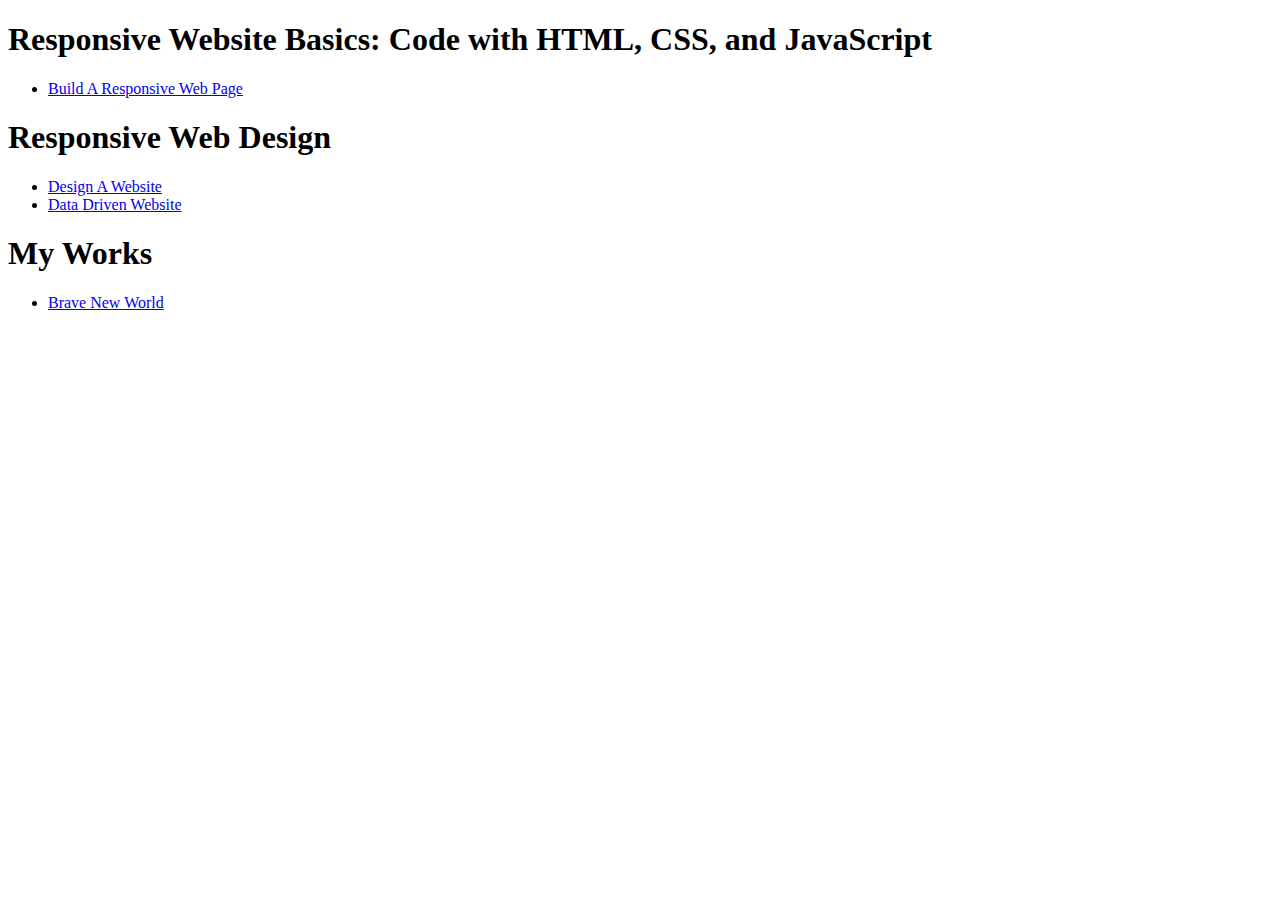
<file: index.html>
<!DOCTYPE html>
<html lang="en"> 
  <head>
    <title>Coursera Course Assignment</title>

    <!-- HTML5 shim and Respond.js for IE8 support of HTML5 elements and media queries -->
    <!-- WARNING: Respond.js doesn't work if you view the page via file:// -->
    <!--[if lt IE 9]>
      <script src="https://oss.maxcdn.com/html5shiv/3.7.2/html5shiv.min.js"></script>
      <script src="https://oss.maxcdn.com/respond/1.4.2/respond.min.js"></script>
    <![endif]-->

  </head>
  
  <body>
    <h1>Responsive Website Basics: Code with HTML, CSS, and JavaScript</h1>
    <ul>
      <li><a href="class1_assign1/index.html">Build A Responsive Web Page</a></li>
    </ul>

    <h1>Responsive Web Design</h1>
    <ul>
      <li><a href="class2_assign1/index.html">Design A Website</a></li>
      <li><a href="design/Assignment/index.html">Data Driven Website</a></li>
    </ul>

    <h1>My Works</h1>
    <ul>
      <li><a href="brave_new_world/index.html">Brave New World</a></li>
    </ul>
  </body>
</html>
</file>
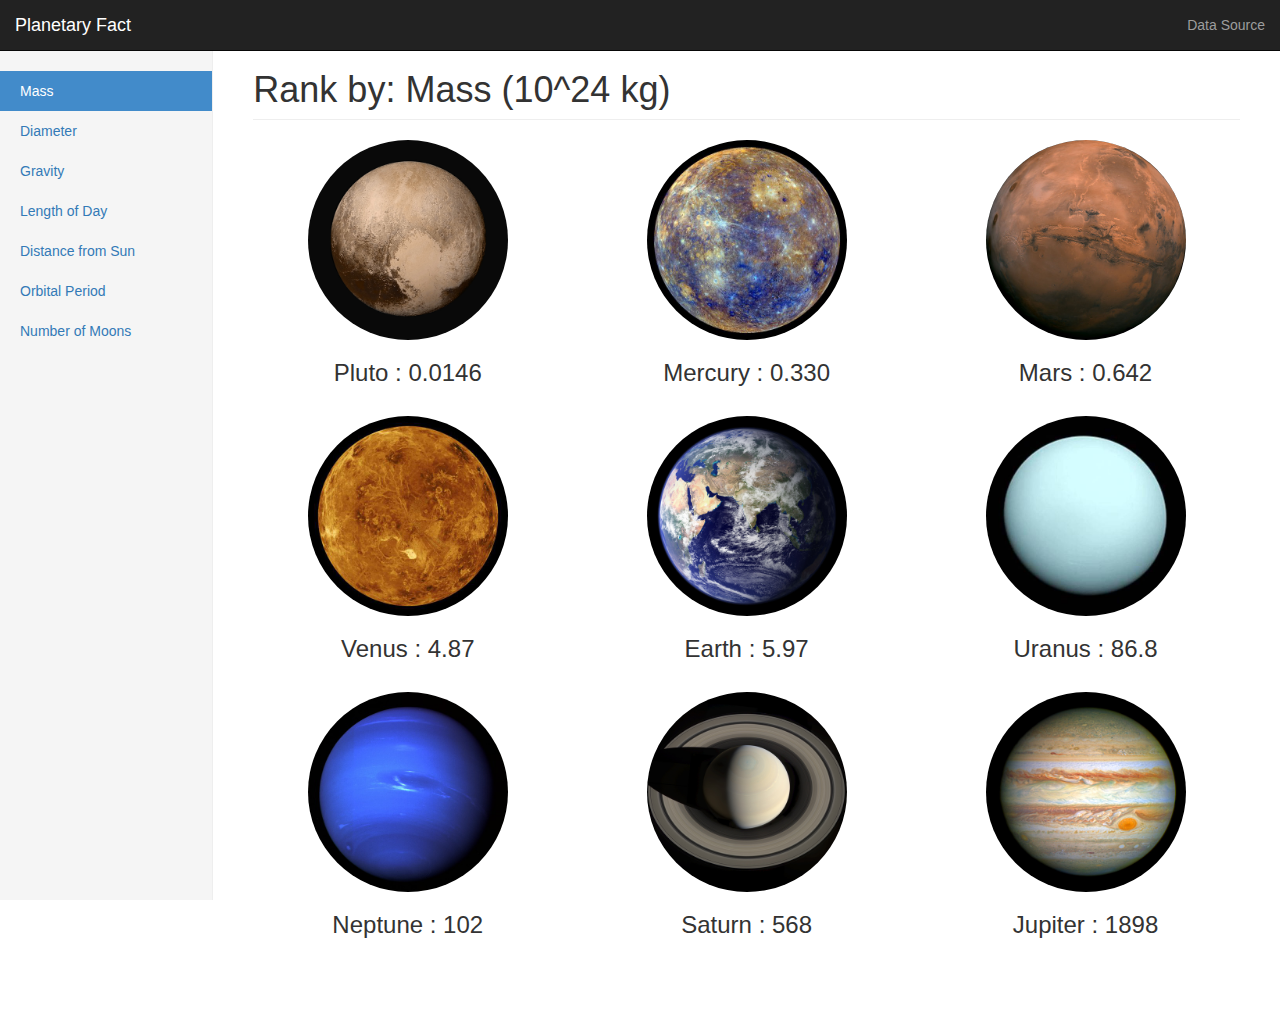
<file: class1_assign1/index.html>
<html>
  <head>
    <meta charset="utf-8">
    <meta http-equiv="X-UA-Compatible" content="IE=edge">
    <meta name="viewport" content="width=device-width, initial-scale=1">

    <title>Planetary Fact</title>

    <link rel="stylesheet" type="text/css" href="bootstrap.css"/>
    <link rel="stylesheet" type="text/css" href="styles.css"/>
    <script src="jquery-1.11.3.min.js"></script>
    <script src="planets.js"></script>
    <script src="main.js"></script>
  </head>

  <body>

    <!-- Navigation bar on top of page. -->
    <nav class="navbar navbar-inverse navbar-fixed-top">
      <div class="container-fluid">
        <div class="navbar-header">
          <button type="button" class="navbar-toggle collapsed" data-toggle="collapse" data-target="#navbar" aria-expanded="false" aria-controls="navbar">
            <span class="sr-only">Toggle navigation</span>
            <span class="icon-bar"></span>
            <span class="icon-bar"></span>
            <span class="icon-bar"></span>
          </button>
          <a class="navbar-brand" href="#">Planetary Fact</a>
        </div>
        <div id="navbar" class="navbar-collapse collapse">
          <ul class="nav navbar-nav navbar-right">
            <li><a href="http://nssdc.gsfc.nasa.gov/planetary/factsheet/" target="_blank">Data Source</a></li>
          </ul>
        </div>
      </div>
    </nav>

    <div class="container-fluid">
      <div class="row">
        <!-- Side bar: list of metrics. -->
        <div class="col-sm-3 col-md-2 sidebar">
          <ul class="nav nav-sidebar">
            <li id="metric-0"><a href="#">Mass</a></li>
            <li id="metric-1"><a href="#">Diameter</a></li>
            <li id="metric-2"><a href="#">Gravity</a></li>
            <li id="metric-3"><a href="#">Length of Day</a></li>
            <li id="metric-4" class="active"><a href="#">Distance from Sun</a></li>
            <li id="metric-5"><a href="#">Orbital Period</a></li>
            <li id="metric-6"><a href="#">Number of Moons</a></li>
          </ul>
        </div> <!-- end of sidebar -->

        <!-- Main content: show nine planets of the solar system,
             sorted by metric selected in sidebar. -->
        <div class="col-sm-9 col-sm-offset-3 col-md-10 col-md-offset-2 main">
          <h1 class="page-header" id="rank_header">Rank by: </h1>

          <div class="row placeholders">
            <div class="col-md-4 placeholder" id="rank-0">
              <img width="200" height="200" class="img-responsive">
              <h3>Planet Name</h3>
            </div>

            <div class="col-md-4 placeholder" id="rank-1">
              <img width="200" height="200" class="img-responsive">
              <h3>Planet Name</h3>
            </div>

            <div class="col-md-4 placeholder" id="rank-2">
              <img width="200" height="200" class="img-responsive">
              <h3>Planet Name</h3>
            </div>

            <div class="col-md-4 placeholder" id="rank-3">
              <img width="200" height="200" class="img-responsive">
              <h3>Planet Name</h3>
            </div>

            <div class="col-md-4 placeholder" id="rank-4">
              <img width="200" height="200" class="img-responsive">
              <h3>Planet Name</h3>
            </div>

            <div class="col-md-4 placeholder" id="rank-5">
              <img width="200" height="200" class="img-responsive">
              <h3>Planet Name</h3>
            </div>

            <div class="col-md-4 placeholder" id="rank-6">
              <img width="200" height="200" class="img-responsive">
              <h3>Planet Name</h3>
            </div>

            <div class="col-md-4 placeholder" id="rank-7">
              <img width="200" height="200" class="img-responsive">
              <h3>Planet Name</h3>
            </div>

            <div class="col-md-4 placeholder" id="rank-8">
              <img width="200" height="200" class="img-responsive">
              <h3>Planet Name</h3>
            </div>

          </div> <!-- end of row -->
        </div> <!-- end of main -->

      </div> <!-- end of row -->
    </div> <!-- end of container -->
  </body>
</html>
</file>
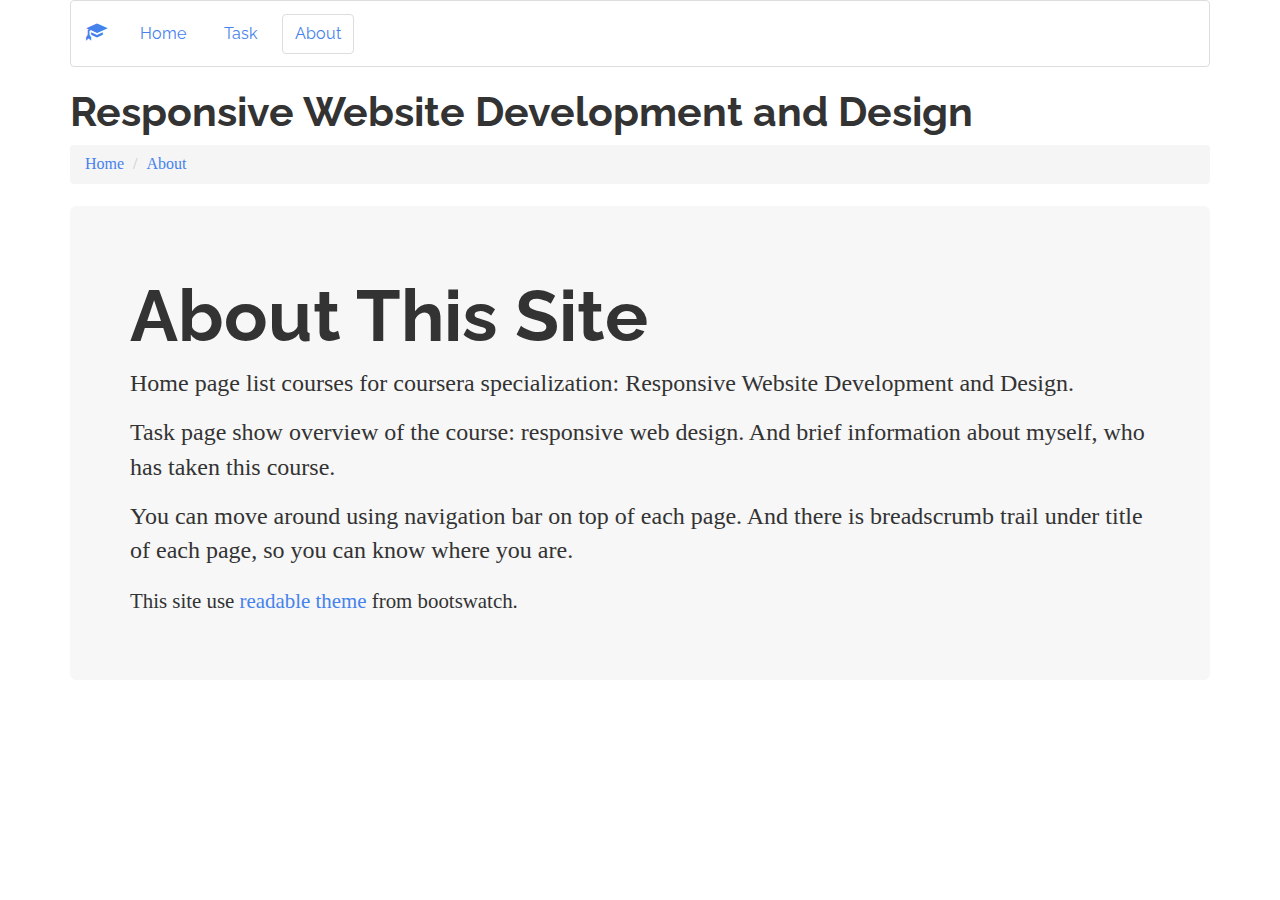
<file: class2_assign1/about.html>
<!DOCTYPE html>
<html lang="en"> 
  <head>
   <title>Task List</title>

    <link href="css/bootstrap.min.css" rel="stylesheet">
    <link href="css/style.css" rel="stylesheet">
    
    <!-- HTML5 shim and Respond.js for IE8 support of HTML5 elements and media queries -->
    <!-- WARNING: Respond.js doesn't work if you view the page via file:// -->
    <!--[if lt IE 9]>
      <script src="https://oss.maxcdn.com/html5shiv/3.7.2/html5shiv.min.js"></script>
      <script src="https://oss.maxcdn.com/respond/1.4.2/respond.min.js"></script>
    <![endif]-->

  </head>
  
  <body>
    <div class="container">

      <!-- navigation bar -->
      <nav class="navbar navbar-default">
        <div class="container-fluid">
          <div class="navbar-header">
            <button type="button" class="navbar-toggle collapsed"
              data-toggle="collapse"
              data-target="#main-navbar"
              aria-expanded="false">
              <span class="sr-only">Toggle navigation</span>
              <span class="icon-bar"></span>
              <span class="icon-bar"></span>
              <span class="icon-bar"></span>
            </button>
            <a class="navbar-brand" href="#"><span class="glyphicon glyphicon-education" aria-hidden="true"></span></a>
          </div>

          <div class="collapse navbar-collapse" id="main-navbar">
            <ul class="nav navbar-nav">
              <li><a href="index.html">Home</a></li>
              <li><a href="task.html">Task</a></li>
              <li class="active"><a href="about.html">About</a></li>
            </ul>
          </div>
        </div>
      </nav>
      <!-- navigation bar -->

      <h1>Responsive Website Development and Design</h1>

      <!-- breadscrumbs -->
      <ol class="breadcrumb">
        <li><a href="index.html">Home</a></li>
        <li><a href="about.html">About</a></li>
      </ol>

      <div class="jumbotron">
        <h1>About This Site</h1>
        <p>Home page list courses for coursera specialization: Responsive Website Development and Design.</p>
        <p>Task page show overview of the course: responsive web design. And brief information about myself, who has taken this course.</p>
        <p>You can move around using navigation bar on top of each page. And there is breadscrumb trail under title of each page, so you can know where you are.</p>
        <p><small>This site use <a href="https://bootswatch.com/readable/" target="_blank">readable theme</a> from bootswatch.</small></p>
      </div>

    </div>  <!-- container -->

    <script src="js/jquery.min.js"></script> <!-- jquery libraries -->
    <script src="js/bootstrap.js"></script> <!-- bootsrap libraries -->
  </body>
</html>
</file>
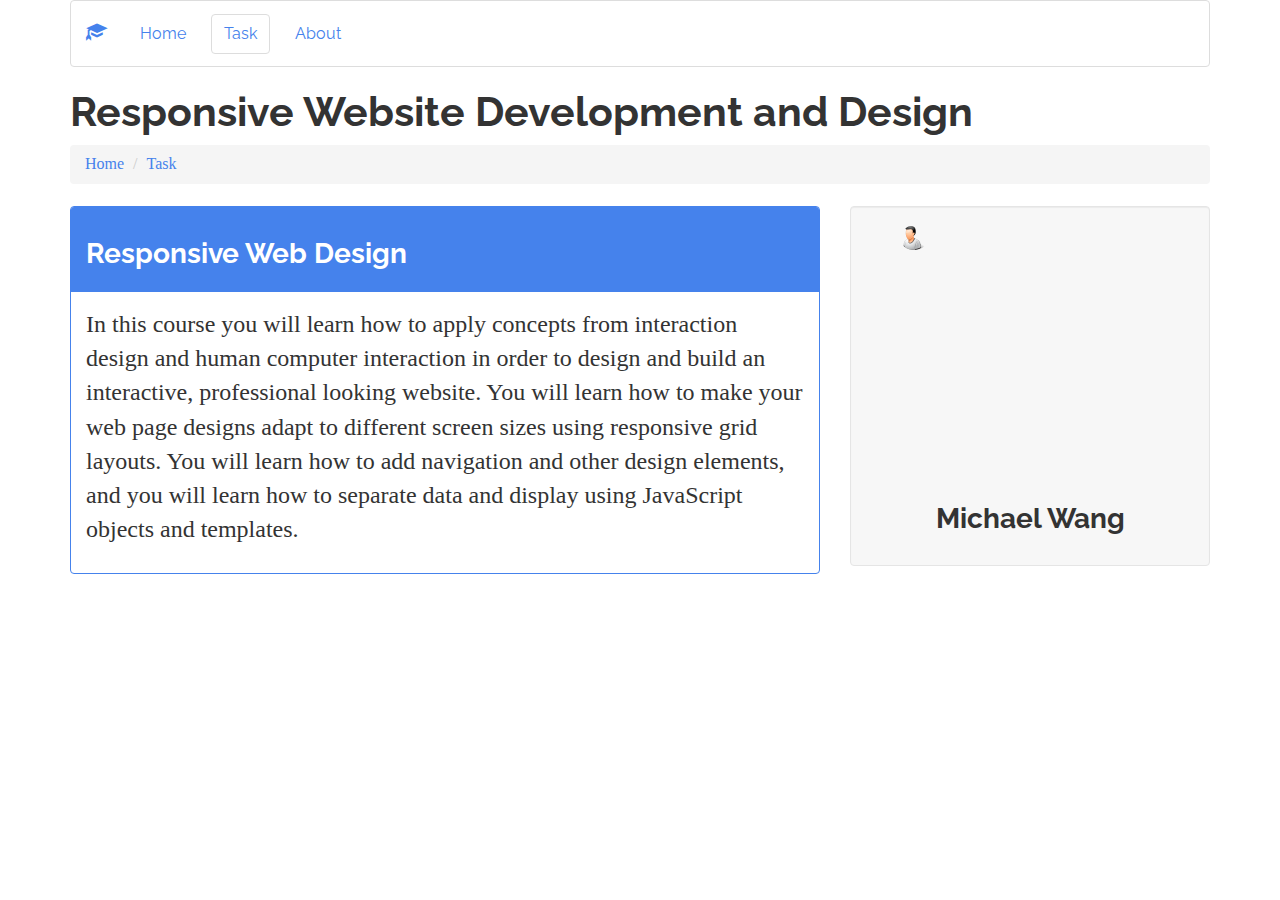
<file: class2_assign1/task.html>
<!DOCTYPE html>
<html lang="en"> 
  <head>
   <title>Task List</title>

    <link href="css/bootstrap.min.css" rel="stylesheet">
    <link href="css/style.css" rel="stylesheet">
    
    <!-- HTML5 shim and Respond.js for IE8 support of HTML5 elements and media queries -->
    <!-- WARNING: Respond.js doesn't work if you view the page via file:// -->
    <!--[if lt IE 9]>
      <script src="https://oss.maxcdn.com/html5shiv/3.7.2/html5shiv.min.js"></script>
      <script src="https://oss.maxcdn.com/respond/1.4.2/respond.min.js"></script>
    <![endif]-->

  </head>
  
  <body>
    <div class="container">

      <!-- navigation bar -->
      <nav class="navbar navbar-default">
        <div class="container-fluid">
          <div class="navbar-header">
            <button type="button" class="navbar-toggle collapsed"
              data-toggle="collapse"
              data-target="#main-navbar"
              aria-expanded="false">
              <span class="sr-only">Toggle navigation</span>
              <span class="icon-bar"></span>
              <span class="icon-bar"></span>
              <span class="icon-bar"></span>
            </button>
            <a class="navbar-brand" href="#"><span class="glyphicon glyphicon-education" aria-hidden="true"></span></a>
          </div>

          <div class="collapse navbar-collapse" id="main-navbar">
            <ul class="nav navbar-nav">
              <li><a href="index.html">Home</a></li>
              <li class="active"><a href="task.html">Task</a></li>
              <li><a href="about.html">About</a></li>
            </ul>
          </div>
        </div>
      </nav>
      <!-- navigation bar -->

      <h1>Responsive Website Development and Design</h1>

      <!-- breadscrumbs -->
      <ol class="breadcrumb">
        <li><a href="index.html">Home</a></li>
        <li><a href="task.html">Task</a></li>
      </ol>

      <div class="row">
        <div class="col-xs-12 col-md-8">
          <div class="panel panel-primary">
            <div class="panel-heading">
              <h3>Responsive Web Design</h3>
            </div>
            <div class="panel-body">
              <p class="task-description">In this course you will learn how to apply concepts from interaction design and human computer interaction in order to design and build an interactive, professional looking website. You will learn how to make your web page designs adapt to different screen sizes using responsive grid layouts. You will learn how to add navigation and other design elements, and you will learn how to separate data and display using JavaScript objects and templates.</p>
            </div>
          </div>  <!-- panel -->
        </div>

        <div class="col-xs-12 col-md-4">
          <div class="well">
            <div align="center">
              <img src="images/icon.png">
              <br>
              <h3>Michael Wang</h3>
            </div>
          </div>
        </div>
      </div>  <!-- row -->

    </div>  <!-- container -->

    <script src="js/jquery.min.js"></script> <!-- jquery libraries -->
    <script src="js/bootstrap.js"></script> <!-- bootsrap libraries -->
  </body>
</html>
</file>
<file: class2_assign1/css/style.css>
.task-description {
  font-size: 150%;
}
</file>
<file: class1_assign1/styles.css>
/*
 * Based on bootstrap example: 
 * [dashboard](http://getbootstrap.com/examples/dashboard/dashboard.css).
 */

body {
  padding-top: 50px;
}

/*
 * Sidebar
 */

/* Hide for mobile, show later */
.sidebar {
  display: none;
}
@media (min-width: 768px) {
  .sidebar {
    position: fixed;
    top: 51px;
    bottom: 0;
    left: 0;
    z-index: 1000;
    display: block;
    padding: 20px;
    overflow-x: hidden;
    overflow-y: auto; /* Scrollable contents if viewport is shorter than content. */
    background-color: #f5f5f5;
    border-right: 1px solid #eee;
  }
}

/* Sidebar navigation */
.nav-sidebar {
  margin-right: -21px; /* 20px padding + 1px border */
  margin-bottom: 20px;
  margin-left: -20px;
}
.nav-sidebar > li > a {
  padding-right: 20px;
  padding-left: 20px;
}
.nav-sidebar > .active > a,
.nav-sidebar > .active > a:hover,
.nav-sidebar > .active > a:focus {
  color: #fff;
  background-color: #428bca;
}

/*
 * Main content
 */

.main {
  padding: 20px;
}
@media (min-width: 768px) {
  .main {
    padding-right: 40px;
    padding-left: 40px;
  }
}
.main .page-header {
  margin-top: 0;
}


/*
 * Placeholder dashboard ideas
 */

.placeholders {
  margin-bottom: 30px;
  text-align: center;
}
.placeholders h4 {
  margin-bottom: 0;
}
.placeholder {
  margin-bottom: 20px;
}
.placeholder img {
  display: inline-block;
  border-radius: 50%;
}
</file>
